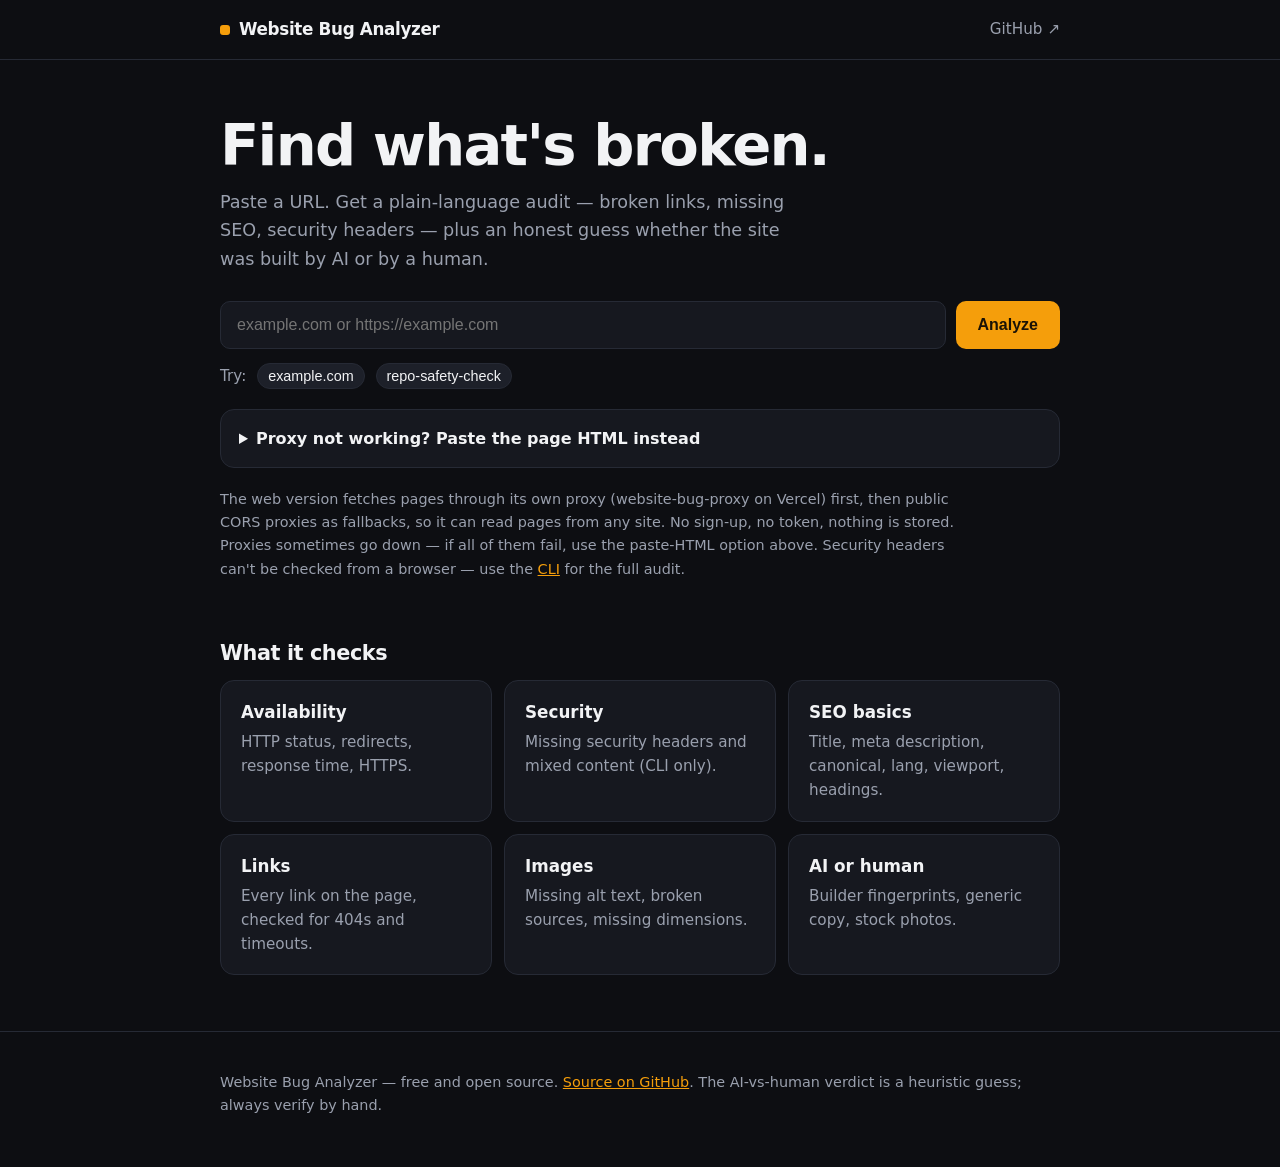
<file: docs/index.html>
<!DOCTYPE html>
<html lang="en">
<head>
  <meta charset="utf-8">
  <meta name="viewport" content="width=device-width, initial-scale=1">
  <title>Website Bug Analyzer — Find what's broken</title>
  <meta name="description" content="Paste any website URL and get a plain-language audit: broken links, missing SEO, security headers, and a heuristic guess whether the site was AI-built or human-built.">
  <link rel="canonical" href="https://akbar-lab-droid.github.io/website-bug-analyzer/">
  <link rel="stylesheet" href="styles.css?v=2">
</head>
<body>
  <header class="site-header">
    <div class="wrap header-row">
      <a class="brand" href="./">Website Bug Analyzer</a>
      <a class="github-link" href="https://github.com/Akbar-Lab-Droid/website-bug-analyzer">GitHub ↗</a>
    </div>
  </header>

  <main class="wrap">
    <section class="hero">
      <h1>Find what's broken.</h1>
      <p class="lede">Paste a URL. Get a plain-language audit — broken links, missing
      SEO, security headers — plus an honest guess whether the site was
      built by AI or by a human.</p>

      <form id="analyze-form" class="analyze-form">
        <label class="sr-only" for="url-input">Website URL</label>
        <input id="url-input" type="text" inputmode="url" required
               placeholder="example.com or https://example.com" autocomplete="off"
               spellcheck="false">
        <button id="analyze-btn" type="submit">Analyze</button>
      </form>
      <p class="examples">Try:
        <button type="button" class="chip" data-url="https://example.com">example.com</button>
        <button type="button" class="chip" data-url="https://akbar-lab-droid.github.io/repo-safety-check/">repo-safety-check</button>
      </p>
      <details class="paste-fallback">
        <summary>Proxy not working? Paste the page HTML instead</summary>
        <p class="paste-hint">Open the page in your browser, press Ctrl+U
        (View Source), copy everything, and paste it here. The audit runs
        entirely in your browser — no proxy needed for the page itself.</p>
        <textarea id="html-input" rows="6" spellcheck="false"
          placeholder="&lt;!doctype html&gt;&#10;&lt;html&gt;..."></textarea>
        <div class="paste-row">
          <input id="html-url-input" type="text" autocomplete="off" spellcheck="false"
                 placeholder="Page URL (optional, e.g. example.com)">
          <button id="paste-btn" type="button">Analyze pasted HTML</button>
        </div>
      </details>
      <p class="proxy-note">The web version fetches pages through its own
      proxy (website-bug-proxy on Vercel) first, then public CORS proxies
      as fallbacks, so it can read pages from any site. No sign-up, no
      token, nothing is stored.
      Proxies sometimes go down — if all of them fail, use the paste-HTML
      option above. Security headers can't be checked from a browser —
      use the <a href="https://github.com/Akbar-Lab-Droid/website-bug-analyzer">CLI</a>
      for the full audit.</p>
    </section>

    <section id="status" class="status" hidden></section>

    <section id="results" class="results" hidden>
      <div class="score-row">
        <div class="score-card">
          <div class="score-number"><span id="score-value">–</span><span class="score-max">/100</span></div>
          <div id="score-health" class="score-health">–</div>
          <p id="score-basics" class="score-basics"></p>
        </div>
        <div class="ai-card">
          <h2>AI or human?</h2>
          <p id="ai-verdict" class="ai-verdict">–</p>
          <p class="ai-note">Heuristic estimate, not proof. Based on public
          signals: meta generator, builder footers, generic copy, stock photos.</p>
          <ul id="ai-signals" class="ai-signals"></ul>
        </div>
      </div>

      <h2 id="findings-heading">Findings</h2>
      <p id="findings-summary" class="findings-summary"></p>
      <div id="findings"></div>
    </section>

    <section class="checks">
      <h2>What it checks</h2>
      <div class="check-grid">
        <article class="check-card"><h3>Availability</h3><p>HTTP status, redirects, response time, HTTPS.</p></article>
        <article class="check-card"><h3>Security</h3><p>Missing security headers and mixed content (CLI only).</p></article>
        <article class="check-card"><h3>SEO basics</h3><p>Title, meta description, canonical, lang, viewport, headings.</p></article>
        <article class="check-card"><h3>Links</h3><p>Every link on the page, checked for 404s and timeouts.</p></article>
        <article class="check-card"><h3>Images</h3><p>Missing alt text, broken sources, missing dimensions.</p></article>
        <article class="check-card"><h3>AI or human</h3><p>Builder fingerprints, generic copy, stock photos.</p></article>
      </div>
    </section>
  </main>

  <footer class="site-footer">
    <div class="wrap">
      <p>Website Bug Analyzer — free and open source.
      <a href="https://github.com/Akbar-Lab-Droid/website-bug-analyzer">Source on GitHub</a>.
      The AI-vs-human verdict is a heuristic guess; always verify by hand.</p>
    </div>
  </footer>

  <script src="app.js?v=2"></script>
</body>
</html>
</file>
<file: docs/styles.css>
/* Website Bug Analyzer — dark theme, one amber accent. Mobile-first. */

:root {
  --bg: #0d0e12;
  --surface: #16181f;
  --surface-2: #1d2029;
  --ink: #f2f3f5;
  --muted: #9aa0ae;
  --line: #262a35;
  --accent: #f59e0b;
  --accent-ink: #1a1206;
  --good: #34d399;
  --fair: #f59e0b;
  --poor: #f87171;
  --radius: 14px;
}

* { box-sizing: border-box; }

body {
  margin: 0;
  background: var(--bg);
  color: var(--ink);
  font-family: system-ui, -apple-system, "Segoe UI", Roboto, sans-serif;
  line-height: 1.6;
}

.wrap { max-width: 880px; margin: 0 auto; padding: 0 20px; }

a { color: var(--accent); }

.sr-only {
  position: absolute; width: 1px; height: 1px;
  overflow: hidden; clip: rect(0 0 0 0); white-space: nowrap;
}

/* Header */
.site-header { border-bottom: 1px solid var(--line); }
.header-row {
  display: flex; align-items: center; justify-content: space-between;
  padding: 16px 20px;
}
.brand {
  color: var(--ink); text-decoration: none; font-weight: 800;
  font-size: 1.05rem; letter-spacing: -0.02em;
}
.brand::before {
  content: ""; display: inline-block; width: 10px; height: 10px;
  border-radius: 3px; background: var(--accent); margin-right: 9px;
}
.github-link { color: var(--muted); text-decoration: none; font-size: 0.95rem; }
.github-link:hover { color: var(--ink); }

/* Hero */
.hero { padding: 56px 0 8px; }
.hero h1 {
  margin: 0 0 12px; font-size: clamp(2.4rem, 8vw, 3.6rem);
  line-height: 1.05; letter-spacing: -0.03em;
}
.lede { color: var(--muted); font-size: 1.1rem; max-width: 34em; margin: 0 0 28px; }

.analyze-form { display: flex; gap: 10px; }
.analyze-form input {
  flex: 1; min-width: 0; padding: 14px 16px; font-size: 1rem;
  color: var(--ink); background: var(--surface);
  border: 1px solid var(--line); border-radius: 10px; outline: none;
}
.analyze-form input:focus { border-color: var(--accent); }
.analyze-form button {
  padding: 14px 22px; font-size: 1rem; font-weight: 700;
  color: var(--accent-ink); background: var(--accent);
  border: none; border-radius: 10px; cursor: pointer; white-space: nowrap;
}
.analyze-form button:disabled { opacity: 0.55; cursor: wait; }

.examples { margin: 14px 0 0; color: var(--muted); font-size: 0.95rem; }
.chip {
  margin-left: 6px; padding: 4px 10px; font-size: 0.9rem;
  color: var(--ink); background: var(--surface-2);
  border: 1px solid var(--line); border-radius: 999px; cursor: pointer;
}
.chip:hover { border-color: var(--accent); }

.proxy-note { color: var(--muted); font-size: 0.9rem; max-width: 52em; margin: 20px 0 0; }

/* Paste-HTML fallback */
.paste-fallback {
  margin-top: 20px; padding: 16px 18px; background: var(--surface);
  border: 1px solid var(--line); border-radius: var(--radius);
}
.paste-fallback summary { cursor: pointer; font-weight: 700; color: var(--ink); }
.paste-hint { color: var(--muted); font-size: 0.95rem; margin: 10px 0; }
.paste-fallback textarea {
  width: 100%; padding: 12px 14px; font-size: 0.9rem; font-family: ui-monospace, monospace;
  color: var(--ink); background: var(--surface-2);
  border: 1px solid var(--line); border-radius: 10px; outline: none; resize: vertical;
}
.paste-fallback textarea:focus, .paste-row input:focus { border-color: var(--accent); }
.paste-row { display: flex; gap: 10px; margin-top: 10px; }
.paste-row input {
  flex: 1; min-width: 0; padding: 12px 14px; font-size: 1rem;
  color: var(--ink); background: var(--surface-2);
  border: 1px solid var(--line); border-radius: 10px; outline: none;
}
.paste-row button {
  padding: 12px 18px; font-size: 1rem; font-weight: 700;
  color: var(--accent-ink); background: var(--accent);
  border: none; border-radius: 10px; cursor: pointer; white-space: nowrap;
}
.paste-row button:disabled { opacity: 0.55; cursor: wait; }

/* Status + results */
.status {
  margin: 32px 0 0; padding: 16px 18px; color: var(--muted);
  background: var(--surface); border: 1px solid var(--line);
  border-radius: var(--radius);
}
.status.error { color: var(--poor); }

.results { margin-top: 36px; }
.score-row { display: grid; gap: 16px; grid-template-columns: 1fr; }
.score-card, .ai-card {
  background: var(--surface); border: 1px solid var(--line);
  border-radius: var(--radius); padding: 24px;
}
.score-number { font-size: 3.2rem; font-weight: 800; line-height: 1; letter-spacing: -0.03em; }
.score-max { font-size: 1.2rem; color: var(--muted); font-weight: 600; }
.score-health { font-size: 1.25rem; font-weight: 700; margin-top: 8px; }
.score-health.good { color: var(--good); }
.score-health.fair { color: var(--fair); }
.score-health.poor { color: var(--poor); }
.score-basics { color: var(--muted); margin: 10px 0 0; font-size: 0.95rem; }

.ai-card h2, .results h2, .checks h2 { margin: 0 0 10px; font-size: 1.3rem; letter-spacing: -0.02em; }
.ai-verdict { font-size: 1.5rem; font-weight: 800; margin: 0 0 8px; letter-spacing: -0.02em; }
.ai-note { color: var(--muted); font-size: 0.9rem; margin: 0 0 12px; }
.ai-signals { margin: 0; padding-left: 20px; color: var(--muted); }
.ai-signals li { margin-bottom: 4px; }

.findings-summary { color: var(--muted); margin: 0 0 16px; }
.finding-group { margin-bottom: 20px; }
.finding-group h3 { margin: 0 0 8px; font-size: 1rem; text-transform: uppercase; letter-spacing: 0.06em; }
.finding-group.high h3 { color: var(--poor); }
.finding-group.medium h3 { color: var(--fair); }
.finding-group.low h3 { color: var(--muted); }
.finding {
  padding: 12px 14px; margin-bottom: 8px; background: var(--surface);
  border: 1px solid var(--line); border-left: 3px solid var(--muted);
  border-radius: 8px; overflow-wrap: anywhere;
}
.finding-group.high .finding { border-left-color: var(--poor); }
.finding-group.medium .finding { border-left-color: var(--fair); }
.finding .category { font-weight: 700; }

/* What it checks */
.checks { margin: 48px 0 56px; }
.check-grid { display: grid; gap: 12px; grid-template-columns: 1fr; }
.check-card {
  background: var(--surface); border: 1px solid var(--line);
  border-radius: var(--radius); padding: 18px 20px;
}
.check-card h3 { margin: 0 0 4px; font-size: 1.05rem; }
.check-card p { margin: 0; color: var(--muted); font-size: 0.95rem; }

/* Footer */
.site-footer {
  border-top: 1px solid var(--line); padding: 24px 0 36px;
  color: var(--muted); font-size: 0.9rem;
}

@media (max-width: 560px) {
  .analyze-form, .paste-row { flex-direction: column; }
  .analyze-form button, .paste-row button { width: 100%; }
}

@media (min-width: 640px) {
  .score-row { grid-template-columns: 1fr 1.4fr; }
  .check-grid { grid-template-columns: 1fr 1fr; }
}

@media (min-width: 900px) {
  .check-grid { grid-template-columns: 1fr 1fr 1fr; }
}

@media (prefers-reduced-motion: reduce) {
  * { transition: none !important; animation: none !important; }
}
</file>
